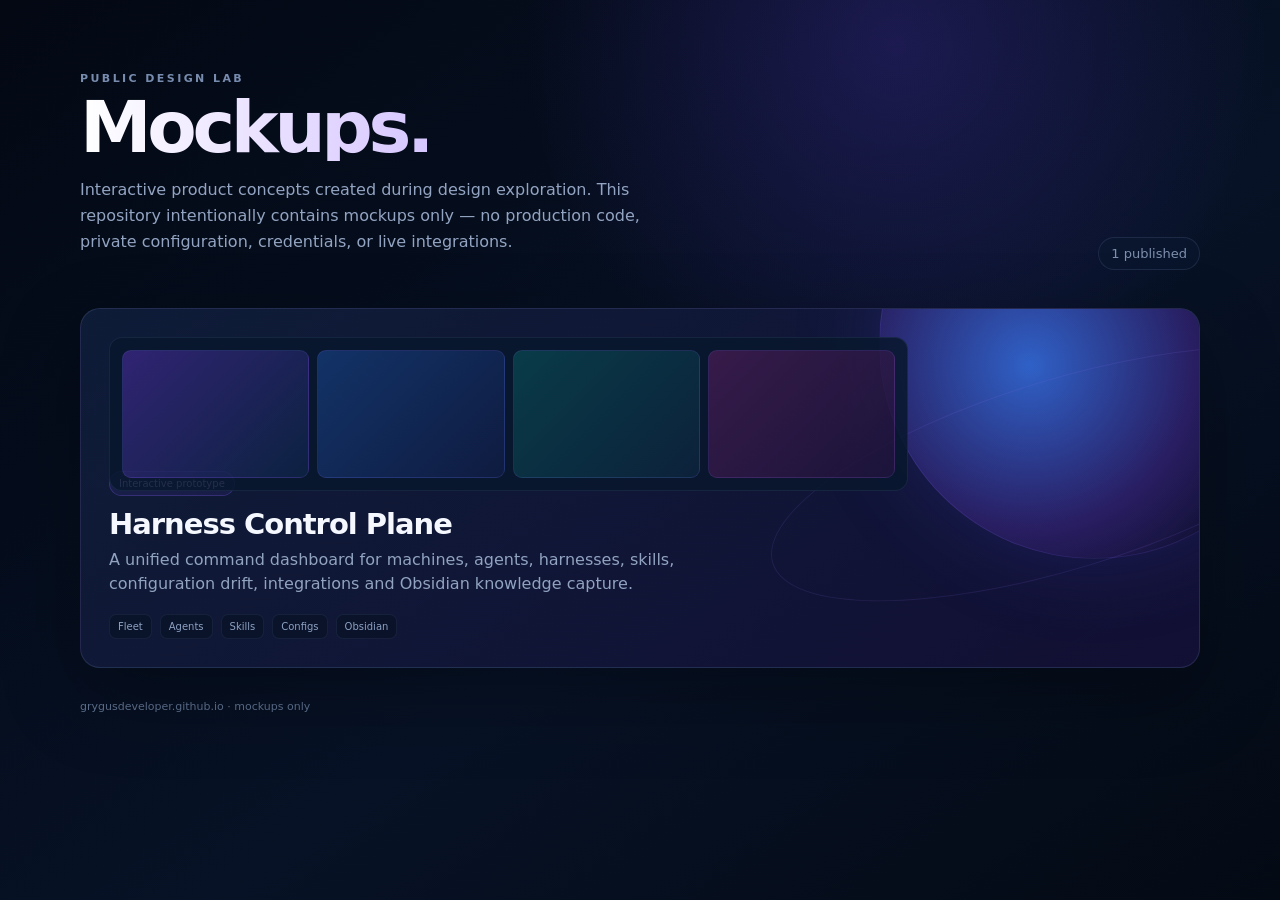
<file: index.html>
<!doctype html>
<html lang="en">
<head>
  <meta charset="utf-8">
  <meta name="viewport" content="width=device-width,initial-scale=1">
  <meta name="theme-color" content="#050b16">
  <title>Mockups</title>
  <style>
    :root{color-scheme:dark;font-family:Inter,ui-sans-serif,system-ui,-apple-system,BlinkMacSystemFont,"Segoe UI",sans-serif;background:#050b16;color:#f6f8ff}
    *{box-sizing:border-box}body{margin:0;min-height:100vh;background:radial-gradient(circle at 70% 5%,rgba(107,68,255,.22),transparent 30%),linear-gradient(145deg,#030813,#071226 58%,#040a14)}
    .wrap{width:min(1120px,calc(100% - 36px));margin:auto;padding:72px 0}.eyebrow{font-size:11px;letter-spacing:.22em;color:#788caf;font-weight:800}.hero{display:flex;justify-content:space-between;gap:30px;align-items:end;margin-bottom:38px}.hero h1{font-size:clamp(38px,7vw,72px);line-height:.95;letter-spacing:-.06em;margin:8px 0 14px;background:linear-gradient(90deg,#fff,#b89cff);-webkit-background-clip:text;color:transparent}.hero p{color:#93a4c2;max-width:610px;line-height:1.6}.count{font-size:13px;color:#7e90ae;border:1px solid rgba(126,151,198,.16);padding:8px 12px;border-radius:999px;background:rgba(10,24,47,.6)}
    .grid{display:grid;grid-template-columns:repeat(12,minmax(0,1fr));gap:16px}.card{grid-column:span 12;min-height:360px;position:relative;overflow:hidden;border:1px solid rgba(120,143,197,.18);border-radius:20px;background:linear-gradient(145deg,rgba(15,30,58,.92),rgba(20,16,55,.9));box-shadow:0 28px 80px rgba(0,0,0,.28);text-decoration:none;color:inherit;padding:28px;display:flex;flex-direction:column;justify-content:flex-end;transition:.2s ease}.card:hover{transform:translateY(-3px);border-color:rgba(142,107,255,.45)}.orb{position:absolute;width:430px;height:430px;border-radius:50%;right:-110px;top:-180px;background:radial-gradient(circle at 35% 55%,rgba(60,127,255,.72),rgba(103,61,215,.28) 45%,transparent 68%);border:1px solid rgba(128,110,255,.15);box-shadow:0 0 90px rgba(71,74,230,.2)}.rings{position:absolute;width:610px;height:190px;border:1px solid rgba(146,116,255,.12);border-radius:50%;right:-170px;top:70px;transform:rotate(-17deg)}.preview{position:absolute;left:28px;right:26%;top:28px;height:154px;border:1px solid rgba(113,139,190,.14);border-radius:13px;background:#08172d;padding:12px;display:grid;grid-template-columns:repeat(4,1fr);gap:8px;opacity:.85}.mini{border-radius:9px;background:linear-gradient(135deg,rgba(75,45,160,.7),rgba(13,40,75,.75));border:1px solid rgba(136,112,255,.18)}.mini:nth-child(2){background:linear-gradient(135deg,rgba(23,64,129,.8),rgba(18,31,72,.8))}.mini:nth-child(3){background:linear-gradient(135deg,rgba(9,77,82,.8),rgba(14,40,64,.8))}.mini:nth-child(4){background:linear-gradient(135deg,rgba(81,30,89,.75),rgba(35,20,62,.8))}.tag{display:inline-flex;width:max-content;padding:6px 9px;border-radius:999px;font-size:10px;color:#c8b7ff;border:1px solid rgba(138,99,255,.25);background:rgba(105,68,220,.11);margin-bottom:11px}.card h2{font-size:29px;margin:0 0 7px;letter-spacing:-.035em}.card p{margin:0;color:#91a3c0;max-width:630px;line-height:1.5}.meta{display:flex;gap:8px;flex-wrap:wrap;margin-top:18px}.meta span{font-size:10px;color:#8da1c2;padding:6px 8px;border-radius:7px;background:rgba(7,17,34,.55);border:1px solid rgba(105,130,180,.12)}footer{margin-top:32px;color:#617492;font-size:11px}
  </style>
</head>
<body>
  <main class="wrap">
    <header class="hero">
      <div><div class="eyebrow">PUBLIC DESIGN LAB</div><h1>Mockups.</h1><p>Interactive product concepts created during design exploration. This repository intentionally contains mockups only — no production code, private configuration, credentials, or live integrations.</p></div>
      <div class="count">1 published</div>
    </header>
    <section class="grid">
      <a class="card" href="./harness/">
        <div class="orb"></div><div class="rings"></div>
        <div class="preview"><div class="mini"></div><div class="mini"></div><div class="mini"></div><div class="mini"></div></div>
        <span class="tag">Interactive prototype</span>
        <h2>Harness Control Plane</h2>
        <p>A unified command dashboard for machines, agents, harnesses, skills, configuration drift, integrations and Obsidian knowledge capture.</p>
        <div class="meta"><span>Fleet</span><span>Agents</span><span>Skills</span><span>Configs</span><span>Obsidian</span></div>
      </a>
    </section>
    <footer>grygusdeveloper.github.io · mockups only</footer>
  </main>
</body>
</html>
</file>
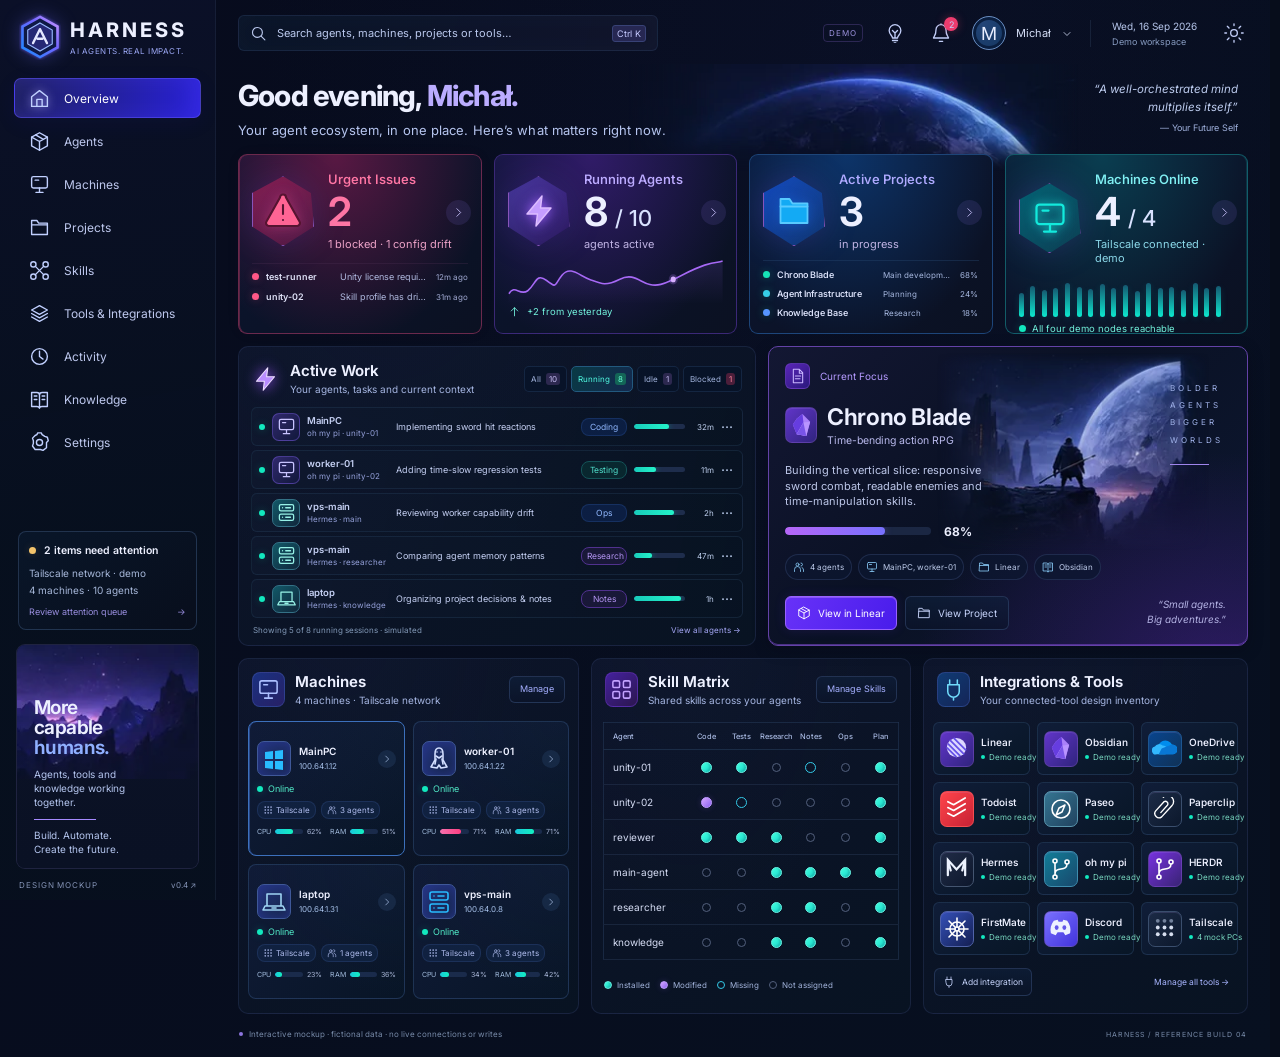
<file: harness/index.html>
<!doctype html>
<html lang="en">
<head>
  <meta charset="utf-8">
  <meta name="viewport" content="width=device-width, initial-scale=1">
  <meta name="theme-color" content="#070d1d">
  <meta name="description" content="An interactive Harness dashboard design mockup. All machines, agents, notes and operations are simulated.">
  <title>HARNESS · Your AI control plane</title>
  <link rel="preconnect" href="https://fonts.googleapis.com">
  <link rel="preconnect" href="https://fonts.gstatic.com" crossorigin>
  <link href="https://fonts.googleapis.com/css2?family=Inter:wght@400;450;500;550;600;650;700;750;800&display=swap" rel="stylesheet">
  <link rel="icon" href="./assets/mark.svg" type="image/svg+xml">
  <link rel="stylesheet" href="./styles.css?v=reference-3">
  <link rel="stylesheet" href="./ui-polish.css?v=scroll-4">
  <script src="./app.js?v=reference-3" defer></script>
  <script src="./ui-polish.js?v=scroll-4" defer></script>
</head>
<body>
  <a class="skip-link" href="#main">Skip to dashboard</a>
  <div id="symbols" aria-hidden="true"></div>
  <aside class="sidebar" id="sidebar" aria-label="Main navigation">
    <a class="brand" href="#overview" aria-label="Harness overview"><img src="./assets/mark.svg" alt="" width="42" height="46"><span><strong>HARNESS</strong><small>AI AGENTS. REAL IMPACT.</small></span></a>
    <nav id="navigation"></nav>
    <div class="sidebar-space"></div>
    <section class="system-summary" aria-label="Demo environment status">
      <strong><span class="led amber"></span>2 items need attention</strong>
      <p>Tailscale network · demo</p><p>4 machines · 10 agents</p><a href="#activity">Review attention queue <span>→</span></a>
    </section>
    <section class="manifesto">
      <div class="manifesto-art" role="img" aria-label="Violet mountains from the approved dashboard concept"></div>
      <div class="manifesto-copy"><h2>More<br>capable<br><span>humans.</span></h2><p>Agents, tools and<br>knowledge working<br>together.</p><div class="small-rule"></div><p>Build. Automate.<br>Create the future.</p></div>
    </section>
    <a class="demo-caption" href="../">DESIGN MOCKUP <span>v0.4 ↗</span></a>
  </aside>
  <div class="workspace">
    <header class="topbar">
      <button class="icon-button mobile-menu" id="menu-button" aria-label="Toggle navigation" aria-expanded="false"></button>
      <button class="search-trigger" id="search-trigger"><span id="search-icon"></span><span>Search agents, machines, projects or tools…</span><kbd>Ctrl K</kbd></button>
      <div class="topbar-right">
        <span class="demo-badge" title="All data is fictional. Nothing connects to your real harness.">DEMO</span>
        <button class="icon-button capture-trigger" id="capture-trigger" title="Capture an idea · Ctrl I" aria-label="Capture an idea"></button>
        <button class="icon-button notification-button" id="notifications" aria-label="2 items need attention"><span id="bell-icon"></span><span class="notification-count">2</span></button>
        <div class="user-profile"><span class="avatar">M</span><span>Michał</span><span id="profile-chevron"></span></div>
        <div class="date-block"><span>Wed, 16 Sep 2026</span><small>Demo workspace</small></div>
        <button class="icon-button atmosphere-button" id="atmosphere" aria-label="Reduce decorative glow" aria-pressed="false" title="Toggle ambient glow"></button>
      </div>
    </header>
    <main id="main" tabindex="-1"></main>
    <footer class="page-footer"><span class="led"></span>Interactive mockup · fictional data · no live connections or writes<span class="footer-right">HARNESS / REFERENCE BUILD 04</span></footer>
  </div>
  <dialog id="command-dialog" class="command-dialog" aria-labelledby="command-title">
    <div class="command-search"><span id="command-title" class="sr-only">Search your harness</span><input id="command-input" placeholder="Where do you want to go?" autocomplete="off" aria-label="Search views, agents, machines, skills and notes"><button class="key-button" data-close="command-dialog" aria-label="Close search">Esc</button></div>
    <div id="command-results" class="command-results"></div><div class="command-footer"><span>↑ ↓ to navigate</span><span>Enter to open</span><span>Ctrl I · capture idea</span></div>
  </dialog>
  <dialog id="detail-dialog" class="detail-dialog" aria-labelledby="detail-title"><div id="detail-content"></div></dialog>
  <dialog id="idea-dialog" class="idea-dialog" aria-labelledby="idea-heading">
    <form id="idea-form">
      <div class="dialog-heading"><div><span class="eyebrow">OBSIDIAN / QUICK CAPTURE</span><h2 id="idea-heading">Don’t lose the thought.</h2></div><button type="button" class="icon-button close-dialog" data-close="idea-dialog" aria-label="Close idea capture">×</button></div>
      <label>Title<input id="idea-title" maxlength="140" placeholder="A better way to…" required></label>
      <label>Your idea<textarea id="idea-body" rows="5" maxlength="6000" placeholder="Capture an idea, a decision, or a note for later." required></textarea></label>
      <label>Destination<select id="idea-target"><option value="new">New note in 00 Inbox</option><option value="combat">Append to Combat readability</option><option value="harness">Append to Control plane principles</option></select></label>
      <p class="demo-notice">Demo only. Your idea stays in this tab and disappears on reload. No Obsidian vault is connected.</p>
      <div class="dialog-actions"><button type="button" class="button" data-close="idea-dialog">Cancel</button><button type="submit" class="button primary">Add to demo notes <span>→</span></button></div>
    </form>
  </dialog>
  <div id="toast" role="status" aria-live="polite"></div>
  <noscript><p class="noscript">Enable JavaScript to explore this interactive, simulated dashboard.</p></noscript>
</body>
</html>
</file>
<file: harness/styles.css>
:root{color-scheme:dark;--bg:#070d1b;--panel:#0b1428;--text:#edf0ff;--muted:#a2aed0;--quiet:#7889ae;--line:#263256;--violet:#9674ff;--mint:#12e8be;--cyan:#1adbe1;--blue:#498aff;--red:#ff5887;--amber:#f3c36b;--font:Inter,"Segoe UI",system-ui,sans-serif;font-family:var(--font);font-size:12px;background:var(--bg);color:var(--text)}
*{box-sizing:border-box}body{margin:0;background:radial-gradient(ellipse at 68% 5%,#171b472b,transparent 50%),linear-gradient(130deg,#070b1d,#071020);min-width:360px}button,input,textarea,select{font:inherit}button,a,input,select,textarea{-webkit-tap-highlight-color:transparent}button{color:inherit;cursor:pointer}a{color:inherit;text-decoration:none}button{background:none;border:0}button:disabled{opacity:.45;cursor:not-allowed}button:focus-visible,a:focus-visible{outline:2px solid #bd9dff;outline-offset:3px}input,textarea,select:focus{outline:1px solid #9771ff;border-color:#9771ff}svg.icon{width:20px;height:20px;display:inline-block;vertical-align:middle;flex-shrink:0;fill:none;stroke:currentColor;stroke-width:1.6;stroke-linecap:round;stroke-linejoin:round}.sr-only{position:absolute;width:1px;height:1px;padding:0;overflow:hidden;clip:rect(0,0,0,0);white-space:nowrap}.skip-link{position:fixed;top:-70px;z-index:200;padding:12px;background:#5735da}.skip-link:focus{top:0}#symbols{height:0;position:absolute;overflow:hidden}h1,h2,h3,p{margin:0}button .icon{pointer-events:none}.led{display:inline-block;width:7px;height:7px;background:var(--mint);border-radius:50%;flex-shrink:0;box-shadow:0 0 9px #14eebc45}.led.amber{background:var(--amber);box-shadow:0 0 9px #f3c36b33}.led.red{background:var(--red);box-shadow:0 0 9px #ff588744}.led.idle{background:#8095bd;box-shadow:none}
/* The desktop composition follows the supplied 4:3 reference, not a generic admin template. */
.sidebar{width:216px;position:fixed;inset:0 auto 0 0;padding:18px 14px 12px;background:linear-gradient(170deg,#0b1028,#07101ef5 60%);border-right:1px solid #27334c68;display:flex;flex-direction:column;z-index:35;overflow:auto;scrollbar-width:thin}.brand{display:flex;align-items:center;gap:9px;margin:0 5px 28px;min-height:44px}.brand img{filter:drop-shadow(0 0 9px #6968ff55)}.brand strong{display:block;font-size:20px;letter-spacing:3px;font-weight:750}.brand small{display:block;font-size:8px;letter-spacing:.5px;color:#9ca8f5;margin-top:4px}.nav-link{height:43px;display:flex;align-items:center;gap:14px;border:1px solid transparent;border-radius:7px;margin-bottom:4px;padding:0 14px;color:#bec8ee;font-size:12px;white-space:nowrap;transition:background .15s}.nav-link .icon{width:21px;height:21px;stroke:#c1d0ff}.nav-link:hover{background:#222c542f}.nav-link.active{color:white;border-color:#6256ff8a;background:linear-gradient(105deg,#202264,#2921d8);box-shadow:inset -10px 0 18px #5945ff33,0 5px 22px #3021d512}.nav-link.active .icon{filter:drop-shadow(0 0 4px #ada6ff)}.sidebar-space{flex:1;min-height:24px}.system-summary{border:1px solid #304767a1;border-radius:8px;padding:15px 12px 11px;background:linear-gradient(140deg,#091629,#080e1c);margin:0 4px 22px}.system-summary strong{display:flex;align-items:center;gap:8px;font-size:10.5px;font-weight:600;margin-bottom:10px}.system-summary p{font-size:10px;color:#a6b7d9;margin:5px 0}.system-summary a{font-size:9px;display:flex;justify-content:space-between;color:#998edf;margin-top:10px}.manifesto{position:relative;margin:0 2px;min-height:295px;height:clamp(295px,32vh,346px);flex-shrink:0;border:1px solid #3033588a;border-radius:9px;overflow:hidden;background:#0b1226}.manifesto-art{position:absolute;inset:0;background:linear-gradient(0deg,#0a1124 0%,#0a1124b0 26%,transparent 55%),url('./assets/mountains.webp') top center/100% auto no-repeat}.manifesto-copy{position:absolute;left:17px;right:12px;bottom:15px}.manifesto h2{font-size:21px;font-weight:650;line-height:1.06;letter-spacing:-.6px}.manifesto h2 span{color:#90b0ff}.manifesto p{font-size:11px;line-height:1.4;color:#b4c5ee;margin-top:13px}.manifesto .small-rule{height:1px;width:62px;background:#a68aff;margin:15px 0 10px}.manifesto .small-rule+p{margin-top:0;font-size:10px}.demo-caption{font-size:8px;letter-spacing:.9px;color:#8392b5;display:flex;justify-content:space-between;padding:11px 5px 0}.demo-caption span{letter-spacing:0}
.workspace{margin-left:216px;padding:0 22px 0;min-height:100vh;position:relative}.topbar{height:66px;position:relative;z-index:20;display:flex;align-items:center;justify-content:space-between;gap:16px}.search-trigger{width:420px;height:36px;display:flex;align-items:center;gap:10px;color:#bac8ed;text-align:left;padding:0 11px;border:1px solid #2c406563;border-radius:6px;background:linear-gradient(105deg,#0c172bd9,#11152c);box-shadow:inset 0 0 20px #203d5517}.search-trigger>span:nth-child(2){flex:1;white-space:nowrap;overflow:hidden;text-overflow:ellipsis;font-size:11px}.search-trigger .icon{width:17px;height:17px}.search-trigger kbd{font-family:var(--font);font-size:9px;background:#262752;border:1px solid #384276;padding:2px 4px;white-space:nowrap;border-radius:3px;color:#c5c9ff}.topbar-right{display:flex;align-items:center;gap:17px}.icon-button{display:inline-flex;align-items:center;justify-content:center;width:29px;height:32px;border-radius:6px;color:#c2cef8;padding:0}.icon-button:hover{background:#27345b88}.icon-button .icon{width:20px;height:20px}.demo-badge{color:#9a90db;border:1px solid #5341877a;padding:3px 5px;border-radius:4px;font-size:8px;letter-spacing:1px}.notification-button{position:relative}.notification-count{position:absolute;right:-3px;top:0;background:#ee3c6e;width:14px;height:14px;display:grid;place-items:center;border-radius:50%;font-size:9px;box-shadow:0 0 10px #e5416660}.user-profile{display:flex;align-items:center;gap:10px;color:#d5def6;font-size:11px}.user-profile .icon{width:12px;height:12px}.avatar{display:grid;place-items:center;width:34px;height:34px;border-radius:50%;background:radial-gradient(circle at 30% 20%,#234578,#143660);border:1px solid #688bbe;color:#e7edff;font-size:18px;box-shadow:inset 0 0 0 3px #0a1e3f}.date-block{border-left:1px solid #2c3e5a66;padding-left:21px;display:grid;gap:4px;font-size:10px;color:#b7c7ec}.date-block small{font-size:9px;color:#869abf}.atmosphere-button{margin-left:5px}.mobile-menu{display:none}
.hero{height:88px;display:flex;align-items:flex-start;justify-content:space-between;position:relative;isolation:isolate;padding-top:13px}.hero::before{content:"";position:absolute;z-index:-1;right:170px;top:-2px;width:450px;height:107px;background:url('./assets/planet.webp') center/100% 100% no-repeat;mask-image:linear-gradient(0deg,transparent,#000 30%),linear-gradient(90deg,transparent,#000 20%,#000 90%,transparent);mask-composite:intersect;opacity:.95}.hero h1{font-size:29px;font-weight:750;letter-spacing:-.8px;line-height:1.2}.hero h1 span{color:#bbadff}.hero p{font-size:13px;color:#b6c5ef;letter-spacing:.1px;margin-top:8px}.hero blockquote{font-style:italic;font-size:11.5px;line-height:1.6;text-align:right;margin:1px 10px 0;color:#bdccef}.hero blockquote small{font-size:9px;display:block;font-style:normal;margin-top:4px;color:#9fb0dc}
.metrics{display:grid;grid-template-columns:repeat(4,minmax(0,1fr));gap:12px;margin-bottom:12px}.metric{height:180px;border:1px solid var(--line);border-radius:9px;position:relative;overflow:hidden;padding:16px 13px 11px;isolation:isolate;background:linear-gradient(140deg,#0b1530,#0b1122)}.metric::after{content:"";pointer-events:none;position:absolute;inset:0;z-index:-1;background:radial-gradient(ellipse at 40% 0%,var(--aura),transparent 76%);opacity:.52}.metric.red{--aura:#a01c57;border-color:#98335caf;box-shadow:inset 1px 0 0 #e7467455,0 0 15px #9d20410a}.metric.purple{--aura:#53229e;border-color:#53339eab}.metric.blue{--aura:#0e51a0;border-color:#255d9fad}.metric.teal{--aura:#096471;border-color:#15818aab;box-shadow:inset -1px 0 0 #16a8a633}.metric-top{display:flex;align-items:center;gap:14px}.metric-emblem{display:grid;place-items:center;width:62px;height:70px;flex-shrink:0;position:relative;color:var(--violet);filter:drop-shadow(0 0 13px #7545ff35)}.metric-emblem::before{content:"";position:absolute;inset:0;clip-path:polygon(50% 0,95% 24%,100% 72%,50% 100%,0 72%,0 24%);background:linear-gradient(135deg,#785dfd6b,#32186885);border:1px solid #8754ba}.metric-emblem .icon{position:relative;width:36px;height:36px;stroke-width:1.5;filter:drop-shadow(0 0 5px currentColor)}.metric.red .metric-emblem{color:#ff6798}.metric.red .metric-emblem::before{background:linear-gradient(135deg,#b220599e,#681c4785)}.metric.blue .metric-emblem{color:#45bfff}.metric.blue .metric-emblem::before{background:linear-gradient(135deg,#144bbe,#0c438689)}.metric.teal .metric-emblem{color:#13eadc}.metric.teal .metric-emblem::before{background:linear-gradient(135deg,#046273,#07515c89)}.metric-label{font-size:12px;font-weight:550;color:#bcabff;white-space:nowrap}.metric.red .metric-label,.metric.red .metric-value{color:#ff76a4}.metric.blue .metric-label{color:#afaaff}.metric.teal .metric-label{color:#80f0f3}.metric-value{font-size:40px;letter-spacing:-.8px;line-height:1.16;font-weight:650;margin:2px 0}.metric-value small{font-size:22px;letter-spacing:0;font-weight:500;color:#d9e2ff}.metric-description{font-size:10.5px;color:#c0b4e4}.metric.red .metric-description{color:#eca2c7}.metric.teal .metric-description{color:#8bd8e9}.metric-open{position:absolute;right:10px;top:45px;width:25px;height:25px;display:grid;place-items:center;border-radius:50%;background:#7160c02b;color:#c8c1fb}.metric-open .icon{width:13px;height:13px}.metric-open:hover{background:#7160c069}.metric-details{border-top:1px solid #4c30544d;margin-top:12px;padding-top:7px;display:grid;gap:9px}.metric-details button{display:grid;grid-template-columns:7px 67px 1fr auto;gap:7px;align-items:center;padding:0;text-align:left;font-size:8px;color:#b0b9df;white-space:nowrap}.metric-details button strong{font-size:8.5px;font-weight:600;color:#dfe1f7}.metric-details button>span:not(.led){overflow:hidden;text-overflow:ellipsis}.metric-details time{color:#a3abd4;font-size:8px}.metric-projects{margin-top:9px;display:grid;gap:8px;border-top:1px solid #27486f66;padding-top:8px}.metric-projects button{display:grid;grid-template-columns:8px minmax(65px,1.4fr) minmax(50px,1fr) auto;align-items:center;gap:6px;padding:0;text-align:left;font-size:8px;color:#a7b8e0}.metric-projects strong{font-size:9px;white-space:nowrap;overflow:hidden;text-overflow:ellipsis;color:#e1e7ff;font-weight:550}.metric-projects span:nth-child(3){overflow:hidden;text-overflow:ellipsis;white-space:nowrap}.agent-spark{width:100%;height:44px;display:block;margin-top:9px;overflow:visible}.metric-foot{display:flex;align-items:center;gap:6px;color:#72f2dc;font-size:9.5px;margin-top:1px}.metric-foot .icon{width:13px;height:13px}.equalizer{height:47px;display:flex;align-items:flex-end;justify-content:space-between;margin:5px 13px 6px 0;gap:6px}.equalizer i{width:5px;min-width:3px;display:block;border-radius:3px;background:linear-gradient(#155870,#0de9cf);box-shadow:0 2px 7px #20e4dd20}
.middle-grid{display:grid;grid-template-columns:1.08fr 1fr;gap:12px;margin-bottom:12px}.lower-grid{display:grid;grid-template-columns:1.07fr 1fr 1.02fr;gap:12px}.panel{background:radial-gradient(ellipse at 30% -20%,#202f501c,transparent 60%),linear-gradient(150deg,#0d142a,#081322);border:1px solid #29365a7a;border-radius:10px;min-width:0;overflow:hidden}.panel-head{display:flex;align-items:center;justify-content:space-between;gap:8px;padding:13px 13px 10px;min-height:58px}.panel-title{display:flex;align-items:center;gap:10px;min-width:0}.panel-title h2{font-size:14px;font-weight:650;line-height:1.2;white-space:nowrap}.panel-title p{color:#a5b5e1;font-size:10px;line-height:1.3;margin-top:3px}.panel-title .title-glyph{width:33px;height:35px;display:grid;place-items:center;border:1px solid #455bae6e;border-radius:8px;background:linear-gradient(140deg,#1a3180,#272066);flex-shrink:0;color:#acbeff}.title-glyph .icon{width:23px;height:23px}.title-glyph.purple{background:linear-gradient(140deg,#44219d,#2b164f);border-color:#6d39c67a;color:#c2a1ff}.title-glyph.teal{background:linear-gradient(140deg,#103b74,#142557);color:#70dafa}.panel-title .bolt-glyph{width:28px;height:34px;color:#d9bcff;filter:drop-shadow(0 0 7px #9a54ff)}.bolt-glyph .icon{width:27px;height:34px;fill:#b98cff;stroke:#ede0ff;stroke-width:1}.button{display:inline-flex;align-items:center;justify-content:center;gap:7px;border:1px solid #31466d9c;background:linear-gradient(#10223e99,#0b142aa1);border-radius:6px;padding:8px 11px;line-height:1.2;font-size:10px;color:#c7d4fb;white-space:nowrap;transition:border-color .15s,background .15s}.button:hover{border-color:#8271d9;background:#1a254c}.button .icon{width:14px;height:14px}.button.small{font-size:9px;padding:7px 10px;color:#a5afff}.button.primary{color:#fff;background:linear-gradient(115deg,#6832f8,#491ceb);border:1px solid #9962ff;box-shadow:inset 0 1px 0 #c392ff66,0 0 12px #6c30ff24}.button.primary:hover{background:linear-gradient(115deg,#8a51ff,#602eee)}.button.text{border:0;background:transparent;color:#a8b5ff;padding:7px 2px}.work-panel,.focus-panel{height:300px}.work-panel .panel-head{min-height:60px}.filter-pills{display:flex;gap:4px;flex-shrink:0}.filter-pills button{display:flex;align-items:center;gap:5px;padding:6px;border:1px solid #2038588c;border-radius:5px;background:#0713288c;color:#a3b4dd;font-size:8px}.filter-pills button span{background:#2c284f;border-radius:3px;padding:1px 3px;font-size:8px;color:#c7bef5}.filter-pills button.active{background:linear-gradient(120deg,#093a45,#14294e);border-color:#22597e;color:#51ffe5}.filter-pills button.active span{background:#136657;color:#6affd7}.filter-pills .blocked-count{color:#ff879f;background:#4c1e3a}.work-rows{padding:0 12px;display:grid;gap:4px}.work-row{display:grid;grid-template-columns:6px 28px 82px minmax(60px,1fr) 46px 51px 22px 14px;gap:7px;align-items:center;min-height:39px;border:1px solid #243c5966;border-radius:6px;padding:6px 7px;background:linear-gradient(100deg,#101a30aa,#081322cc);text-align:left;width:100%;color:#c5d0f3}.work-row:hover{background:#172346;border-color:#495587}.work-row>.led{width:6px;height:6px}.agent-icon{display:grid;place-items:center;width:28px;height:28px;border:1px solid #7359d580;background:linear-gradient(135deg,#30296d,#11183b);border-radius:7px;color:#c8c3ff}.agent-icon.teal{background:linear-gradient(135deg,#125968,#10263b);border-color:#347186;color:#97f1e6}.agent-icon .icon{width:19px;height:19px}.work-name strong{display:block;font-size:9px;line-height:1.2;font-weight:600}.work-name small{display:block;font-size:8px;color:#94a0d9;margin-top:2px}.work-task{font-size:8.5px;white-space:nowrap;overflow:hidden;text-overflow:ellipsis}.work-type{font-size:8px;border:1px solid #274a8d68;color:#91b8ff;background:#102b6577;border-radius:8px;padding:3px 5px;text-align:center}.work-type.testing{color:#51decc;border-color:#145358;background:#07504455}.work-type.research,.work-type.notes{color:#b394f2;border-color:#50318e;background:#36215e55}.work-progress{height:5px;background:#1e2d4c;border-radius:4px;overflow:hidden}.work-progress i{display:block;height:100%;border-radius:4px;background:linear-gradient(90deg,#18cbba,#24f3c9);box-shadow:0 0 6px #00eabc77}.work-row time{font-size:8px;color:#bfd0ee;text-align:right}.work-row .row-more{font-size:14px;color:#b7c9e8}.work-footer{height:23px;display:flex;align-items:center;justify-content:space-between;padding:0 14px;font-size:8px;color:#8299b7}.work-footer button{font-size:8px;color:#a6a8f7;padding:0}
.focus-panel{position:relative;isolation:isolate;background:linear-gradient(135deg,#131733,#0a1124 45%,#0d1832);border-color:#6342a7;box-shadow:inset 0 -1px 0 #9456ed77,0 4px 15px #06071344;padding:16px}.focus-panel::after{position:absolute;content:"";z-index:-1;inset:0;background:radial-gradient(ellipse at 95% 110%,#6b20c055,transparent 48%);pointer-events:none}.focus-art{position:absolute;right:49px;top:0;width:60%;height:95%;z-index:-1;object-fit:cover;object-position:center;mask-image:linear-gradient(90deg,transparent,#000 22%,#000 90%,transparent),linear-gradient(0deg,transparent,#000 30%,#000 93%,transparent);mask-composite:intersect;opacity:.94}.focus-kicker{display:flex;gap:10px;align-items:center;font-size:10px;color:#b59bff;margin-bottom:14px}.focus-kicker>.mini-icon{width:25px;height:26px;border-radius:6px;background:linear-gradient(140deg,#5a25b7,#2a197d);display:grid;place-items:center;color:#c9b6ff;border:1px solid #784ac679}.focus-kicker .icon{width:16px;height:16px}.focus-name{display:flex;align-items:center;gap:10px}.focus-name .app-logo{width:32px;height:36px}.focus-name h2{font-size:23px;letter-spacing:-.4px;font-weight:650}.focus-name p{font-size:10.5px;color:#b9b9ec;margin-top:3px}.focus-copy{width:51%;font-size:11px;line-height:1.42;color:#bdc7e9;margin-top:16px;min-height:46px}.focus-progress{display:flex;align-items:center;gap:13px;width:42%;margin-top:14px}.focus-progress .track{height:8px;flex:1;background:#1b2743;border-radius:8px;overflow:hidden}.focus-progress .track i{width:68%;height:100%;display:block;border-radius:8px;background:linear-gradient(90deg,#b666f7,#7771ff);box-shadow:0 0 9px #a35bff55}.focus-progress strong{font-size:12px}.focus-chips{display:flex;align-items:center;gap:6px;margin-top:15px;flex-wrap:wrap}.focus-chips button{display:flex;align-items:center;gap:5px;color:#becceb;font-size:8px;line-height:1;padding:6px 7px;border:1px solid #33436b80;border-radius:16px;background:#0c1730bf}.focus-chips .icon{width:12px;height:12px;color:#8ccffc}.focus-actions{display:flex;gap:8px;margin-top:16px}.focus-actions .button{font-size:10px;padding:9px 11px}.focus-vertical{position:absolute;right:24px;top:33px;font-size:8px;line-height:2.15;letter-spacing:3px;color:#a0b2e9;text-align:left}.focus-vertical::after{content:"";display:block;width:39px;height:1px;background:#9f85ec;margin-top:15px}.focus-quote{position:absolute;right:21px;bottom:19px;text-align:right;font-style:italic;font-size:10px;line-height:1.45;color:#b3b2e3}
.lower-grid>.panel{height:356px}.machine-minis{display:grid;grid-template-columns:repeat(2,minmax(0,1fr));gap:8px;padding:4px 9px 10px}.machine-mini{border:1px solid #2c466f99;border-radius:8px;background:radial-gradient(ellipse at 95% 0%,#21375c1f,transparent 70%),linear-gradient(130deg,#101b37,#081526);padding:8px;min-width:0;height:135px;text-align:left;position:relative}.machine-mini:first-child{border-color:#3c70bc;box-shadow:inset 1px 0 0 #4778e179}.machine-mini:hover{border-color:#8f79d9}.machine-mini-header{display:flex;gap:8px;align-items:center;min-width:0}.os-icon{width:34px;height:35px;background:linear-gradient(135deg,#24357e,#132343);border:1px solid #3f5899;border-radius:7px;display:grid;place-items:center;color:#28bcff;flex-shrink:0;box-shadow:inset 0 0 12px #27358a}.os-icon .icon{width:24px;height:24px}.os-icon.linux{color:#d2deff}.os-icon.laptop{color:#9fd4f3}.machine-mini h3{font-size:10px;font-weight:600;white-space:nowrap}.machine-mini .address{font-size:8px;color:#a5bfe8;line-height:1.4;margin-top:3px}.circle-chevron{margin-left:auto;width:18px;height:18px;border-radius:50%;display:grid;place-items:center;background:#21385a80;color:#b9cdf5;flex-shrink:0}.circle-chevron .icon{width:10px;height:10px}.online-label{display:flex;align-items:center;gap:5px;font-size:9px;color:#50e9c6;margin:7px 0}.online-label .led{width:6px;height:6px}.machine-tags{display:flex;gap:5px;white-space:nowrap}.machine-tags span{display:flex;align-items:center;gap:3px;padding:3px 5px;border-radius:8px;background:#14294d90;border:1px solid #2942747a;font-size:8px;color:#b0bdee}.machine-tags .icon{width:10px;height:10px}.machine-meters{display:grid;grid-template-columns:1fr 1fr;gap:8px;margin-top:8px}.micro-meter{display:flex;align-items:center;gap:4px;font-size:7px;color:#a0badb;white-space:nowrap}.micro-track{height:5px;flex:1;min-width:12px;background:#1a2b4b;border-radius:6px;overflow:hidden}.micro-track i{display:block;height:100%;border-radius:6px;background:linear-gradient(90deg,#19c7dc,#13f0c0)}.micro-track i.hot{background:linear-gradient(90deg,#f571ae,#fd3e81)}.micro-meter small{font-size:7px;color:#a9b7d8}
.skill-mini-wrap{padding:5px 11px 0}.skill-mini{border-collapse:collapse;width:100%;table-layout:fixed;border:1px solid #223553a1;border-radius:6px}.skill-mini th{height:27px;font-size:7.5px;color:#b1c2ec;font-weight:450;border-bottom:1px solid #29416085}.skill-mini th:first-child{width:85px;text-align:left;padding-left:9px}.skill-mini td{height:35px;text-align:center;border-bottom:1px solid #25334f8c;font-size:9px}.skill-mini td:first-child{text-align:left;padding-left:9px;color:#d5dcf3}.skill-mini td button{display:inline-grid;place-items:center;width:25px;height:27px;padding:0;border-radius:4px}.skill-mini td button:hover{background:#56649444}.skill-dot{display:inline-block;width:11px;height:11px;border-radius:50%;box-shadow:inset -2px -1px 2px #0002;background:linear-gradient(135deg,#43ffdc,#15d6cd);border:1px solid #66ecdf}.skill-dot.modified{background:linear-gradient(135deg,#d8a6ff,#8962ef);border-color:#bb98fd;box-shadow:0 0 6px #9e67ff33}.skill-dot.missing{background:transparent;border-color:#34cae8;box-shadow:none}.skill-dot.unassigned{background:transparent;border-color:#53607d;box-shadow:none;width:9px;height:9px}.skill-mini-legend{display:flex;gap:10px;flex-wrap:wrap;padding:20px 12px 0;color:#a4b5dd;font-size:8px}.skill-mini-legend span{display:flex;gap:5px;align-items:center}.skill-mini-legend .skill-dot{width:8px;height:8px}.tools-mini{display:grid;grid-template-columns:repeat(3,minmax(0,1fr));gap:7px;padding:5px 9px 0}.tool-mini{display:flex;align-items:center;gap:7px;padding:6px;border-radius:6px;border:1px solid #2a426383;background:linear-gradient(145deg,#101d38,#081626);height:53px;min-width:0;text-align:left}.tool-mini:hover{border-color:#8d65d2;background:#15233f}.app-logo{width:34px;height:36px;border-radius:7px;display:grid;place-items:center;flex-shrink:0;border:1px solid #674d9b7d;box-shadow:inset 0 1px 0 #c4a1ff24;background:linear-gradient(135deg,#6135c9,#30247e);color:white}.app-logo svg{width:25px;height:25px}.app-logo svg.icon{width:24px;height:24px}.app-logo.onedrive{background:linear-gradient(135deg,#08458f,#103257);border-color:#1d5590}.app-logo.todoist{background:linear-gradient(135deg,#ff444a,#c72235);border-color:#ff686070}.app-logo.hermes{background:linear-gradient(135deg,#202c47,#0d172c);border-color:#445570}.app-logo.omp{background:linear-gradient(135deg,#127d98,#18486c);border-color:#3d8dae}.app-logo.herdr{background:linear-gradient(135deg,#7732df,#392375)}.app-logo.discord{background:linear-gradient(135deg,#7970ff,#4234dc)}.app-logo.firstmate{background:linear-gradient(135deg,#3450b7,#141f53);border-color:#5063a9}.app-logo.paperclip,.app-logo.tailscale{background:linear-gradient(135deg,#1c2b46,#0c182c);border-color:#3a4e6d}.app-logo.paseo{background:linear-gradient(135deg,#357591,#214360);border-color:#5996ae}.tool-mini strong{display:block;font-size:9px;font-weight:550;white-space:nowrap}.tool-mini small{display:flex;align-items:center;gap:4px;font-size:7.5px;color:#77d5be;margin-top:4px;white-space:nowrap}.tool-mini .led{width:4px;height:4px;box-shadow:none}.tool-mini>span:last-child{min-width:0}.tools-footer{display:flex;justify-content:space-between;padding:13px 10px 0;gap:8px}.tools-footer .button{font-size:8.5px;padding:7px 8px}.tools-footer .button .icon{width:12px;height:12px}.page-footer{display:flex;align-items:center;gap:6px;color:#788ba9;font-size:8px;padding:15px 1px 18px}.page-footer .led{width:4px;height:4px;background:#8d75e0;box-shadow:none}.footer-right{margin-left:auto;font-size:7px;letter-spacing:1px}
/* Secondary screens keep the same visual system; all controls remain local simulations. */
.page-heading{min-height:112px;display:flex;align-items:center;justify-content:space-between;gap:20px}.eyebrow{font-size:9px;color:#b39af2;letter-spacing:1.8px;font-weight:600}.page-heading h1{font-size:30px;margin-top:7px;letter-spacing:-.7px}.page-heading p{font-size:12px;color:#a3b6dc;margin-top:7px}.page-actions{display:flex;gap:8px}.content-grid{display:grid;grid-template-columns:1.6fr 1fr;gap:16px}.full-panel{padding:18px}.full-panel h2{font-size:17px}.full-panel p{color:#a4b4d6;line-height:1.6}.fleet-grid{display:grid;grid-template-columns:repeat(2,minmax(0,1fr));gap:16px}.fleet-card{padding:20px}.fleet-card .machine-mini-header{margin-bottom:16px}.fleet-card .machine-mini-header h3{font-size:17px}.fleet-card .address{margin-top:5px;color:#97a8c9;font-size:11px}.fleet-card .os-icon{width:45px;height:46px}.fleet-card .machine-meters{margin-top:20px}.fleet-card .micro-meter{font-size:10px}.fleet-card .micro-meter small{font-size:10px}.fleet-card .micro-track{height:7px}.card-actions{margin-top:20px;display:flex;gap:8px;flex-wrap:wrap}.fleet-info{display:flex;justify-content:space-between;gap:8px;margin:14px 0;font-size:11px;color:#a5b8d8}.table-scroll{overflow:auto}.data-table{width:100%;border-collapse:collapse;text-align:left;white-space:nowrap}.data-table th{font-size:9px;font-weight:550;color:#9aa9ca;padding:14px 16px;border-bottom:1px solid #283957;background:#0a1428}.data-table td{font-size:11px;color:#bfcee9;padding:15px 16px;border-bottom:1px solid #24314b}.data-table td:first-child{font-weight:600;color:#eff1fc}.data-table td .button{font-size:9px}.state-pill{display:inline-flex;align-items:center;gap:6px;padding:4px 7px;border:1px solid #1e6a5969;border-radius:12px;color:#71e8c3;font-size:9px;background:#13493838}.state-pill.idle{color:#aabbde;background:#26324966;border-color:#58658570}.state-pill.blocked{color:#ff95b0;background:#8f20472a;border-color:#b4476566}.page-toolbar{display:flex;justify-content:space-between;align-items:center;gap:12px;margin:0 0 16px}.filter-input{height:37px;width:280px;max-width:100%;border:1px solid #34435c;border-radius:7px;background:#0c1529;color:#e5edff;padding:0 12px}.project-cards{display:grid;grid-template-columns:repeat(3,minmax(0,1fr));gap:15px}.project-card{padding:23px;position:relative;overflow:hidden;isolation:isolate;min-height:260px}.project-card:first-child::before{content:"";position:absolute;inset:0;z-index:-1;opacity:.2;background:url('./assets/focus.webp') right center/auto 100% no-repeat}.project-card h2{font-size:23px;margin-top:10px}.project-card p{font-size:12px;line-height:1.7;color:#acbadd;margin:14px 0}.project-card .track{height:6px;overflow:hidden;background:#283758;border-radius:4px}.project-card .track i{height:100%;display:block;background:linear-gradient(90deg,#b05fff,#686aff)}.project-card small{display:block;color:#bfacd9;margin-top:8px}.skill-full{width:100%;border-collapse:collapse}.skill-full th,.skill-full td{border-bottom:1px solid #25324c;padding:14px 10px;text-align:center;font-size:10px}.skill-full th{font-size:9px;color:#a8b8de;white-space:nowrap}.skill-full th:first-child,.skill-full td:first-child{text-align:left;padding-left:17px;min-width:145px}.skill-full td:first-child strong{font-size:11px;display:block}.skill-full td:first-child small{font-size:9px;color:#98a3c7;display:block;margin-top:3px}.skill-full td button{padding:8px;border-radius:5px}.skill-full td button:hover{background:#21344d}.skills-explainer{padding:15px;color:#9eb1d4;font-size:11px;line-height:1.6}.integration-cards{display:grid;grid-template-columns:repeat(3,minmax(0,1fr));gap:14px}.integration-card{padding:18px}.integration-head{display:flex;gap:12px;align-items:center}.integration-card h2{font-size:15px}.integration-card p{font-size:11px;color:#a2b5d8;line-height:1.6;margin:14px 0 10px}.integration-card small{color:#a88bf0;font-size:10px}.integration-card .card-actions{margin-top:13px}.notes-grid{display:grid;grid-template-columns:1.55fr 1fr;gap:16px}.note-tabs{display:flex;gap:5px}.note-tabs button{padding:7px 10px;color:#adbddd;border-radius:5px;font-size:10px}.note-tabs button.active{background:#4831836e;color:#ceb8ff;border:1px solid #7153a778}.note-list{padding:0 15px 15px}.note-card{border-top:1px solid #263658;display:flex;align-items:center;gap:14px;padding:15px 0}.note-open{text-align:left;padding:0;flex:1;min-width:0}.note-open strong{font-size:13px;color:#e1e7fc;display:block;font-weight:550}.note-open p{font-size:11px;line-height:1.65;color:#acbddb;margin-top:6px}.note-open small{font-size:9px;color:#92a2c3;display:block;margin-top:8px}.pin-button{font-size:19px;color:#7d8aa9;padding:6px}.pin-button.pinned{color:#b692ff}.pinned-list{padding:0 15px 14px}.pinned-row{display:flex;gap:10px;align-items:center;text-align:left;padding:13px 0;border-top:1px solid #273656;width:100%;font-size:11px;color:#c4cbf5}.pinned-row .icon{width:15px;height:15px;color:#b49cfc}.capture-card{padding:21px;margin-top:16px;background:radial-gradient(ellipse at 100% 0%,#633ab63a,transparent 80%),#0e182d}.capture-card h2{font-size:18px;margin:10px 0}.capture-card p{font-size:11px;color:#a9b5d4;line-height:1.6;margin:8px 0 17px}.capture-card .button{width:100%}.activity-list{padding:5px 18px 18px}.event-row{display:grid;grid-template-columns:28px 1fr 100px;gap:14px;padding:18px 0;border-bottom:1px solid #263451}.event-row h3{font-size:12px;font-weight:550}.event-row p{font-size:11px;color:#a4b7d8;line-height:1.55;margin-top:5px}.event-row time{font-size:10px;color:#91a2c6;text-align:right}.event-row .icon{color:#a997e5}.compare-layout{display:grid;grid-template-columns:230px 1fr;gap:16px}.compare-selectors{padding:20px;align-self:start}.compare-selectors h2{font-size:16px;margin-bottom:20px}.compare-selectors label{display:block;font-size:11px;color:#adbede;margin:16px 0}.compare-selectors select{width:100%;height:38px;margin-top:8px;background:#091428;border:1px solid #34465e;color:#c8d6f4;border-radius:6px;padding:5px}.compare-selectors .button{width:100%;margin:8px 0}.compare-table td.diff-value{color:#ffb0c7;background:#571a432b}.compare-table td.same-value{color:#b7c5e5}.demo-notice{font-size:10px!important;line-height:1.6;color:#a59abd!important;border:1px solid #4d3b725e;border-radius:7px;background:#32244830;padding:10px 12px}.empty-state{padding:24px;text-align:center;color:#8fa2bf}
/* Search, inspectors and explicit demo-only edits. */
dialog{border:1px solid #63528a;border-radius:13px;background:linear-gradient(145deg,#131d37,#0c1429);color:#e9edff;box-shadow:0 30px 150px #000b;max-height:85vh;overflow:auto}dialog::backdrop{background:#020611bd;backdrop-filter:blur(7px)}.command-dialog{width:min(610px,calc(100vw - 30px));padding:0;margin-top:min(20vh,170px)}.command-search{display:flex;align-items:center;gap:10px;border-bottom:1px solid #3d4161;padding:15px 18px}.command-search input{flex:1;background:none;color:#eeeaff;font-size:16px;border:0;min-width:0;outline:0}.key-button{font-size:10px;padding:4px 7px;border:1px solid #54607c;border-radius:5px;color:#adbfdd}.command-results{max-height:390px;overflow:auto;padding:8px}.command-result{display:flex;align-items:center;gap:12px;text-align:left;width:100%;padding:11px 12px;border-radius:7px;font-size:12px}.command-result .icon{color:#b7a7ed;width:18px;height:18px}.command-result small{margin-left:auto;color:#97a8c9;font-size:10px}.command-result.active{background:#4b338c66}.command-footer{border-top:1px solid #384560;padding:12px 18px;color:#a4b2cd;font-size:9px;display:flex;justify-content:space-between}.detail-dialog{width:min(650px,calc(100vw - 28px));padding:23px}.dialog-heading{display:flex;justify-content:space-between;align-items:flex-start;gap:15px;margin-bottom:18px}.dialog-heading h2{font-size:24px;line-height:1.25;letter-spacing:-.4px;margin-top:8px}.dialog-heading .close-dialog{font-size:24px;flex-shrink:0}.dialog-body{font-size:12px;line-height:1.75;color:#b6c6e5}.dialog-body p{margin-bottom:12px}.dialog-body .detail-grid{display:grid;grid-template-columns:1fr 1fr;gap:1px;background:#30405b88;border:1px solid #30405b88;border-radius:8px;overflow:hidden;margin:18px 0}.detail-grid>div{background:#101b31;padding:13px}.detail-grid span{display:block;font-size:10px;color:#9aa5ca}.detail-grid strong{display:block;font-size:12px;margin-top:5px;color:#dbe3ff;font-weight:550}.dialog-actions{display:flex;justify-content:flex-end;gap:9px;flex-wrap:wrap;margin-top:20px}.note-preview-text{white-space:pre-wrap;overflow-wrap:anywhere;font-size:13px;color:#c3cfe8;line-height:1.85}.code-preview{white-space:pre-wrap;overflow-wrap:anywhere;padding:16px;border:1px solid #344864;border-radius:8px;background:#070f20;font:11px/1.9 ui-monospace,monospace;color:#aec8ee}.idea-dialog{width:min(535px,calc(100vw - 28px));padding:24px}.idea-dialog label{display:grid;gap:8px;font-size:11px;color:#bac5e2;margin:16px 0}.idea-dialog input,.idea-dialog textarea,.idea-dialog select{background:#0a1326;color:#e1e5fd;border:1px solid #3d4967;border-radius:7px;padding:10px 11px;font-size:12px;width:100%}.idea-dialog textarea{resize:vertical;min-height:100px}.idea-dialog .demo-notice{margin-top:15px}#toast{position:fixed;bottom:24px;left:50%;max-width:calc(100vw - 30px);z-index:120;transform:translate(-50%,15px);opacity:0;pointer-events:none;background:#15233f;border:1px solid #7562a5;box-shadow:0 15px 40px #0006;border-radius:8px;padding:12px 18px;font-size:11px;color:#d7e4fa;transition:opacity .15s,transform .15s}#toast.visible{opacity:1;transform:translate(-50%,0)}.calm .hero::before,.calm .focus-art{opacity:.4}.calm .metric::after{opacity:.18}.calm .led,.calm .metric-emblem .icon{box-shadow:none;filter:none}.noscript{padding:50px;margin-left:240px}
@media(min-width:1600px){.workspace{padding:0 26px}.sidebar{width:225px;padding:20px 15px}.workspace{margin-left:225px}.search-trigger{width:465px}.hero h1{font-size:32px}.hero p{font-size:14px}.metric-label{font-size:13px}.metric-description{font-size:12px}.metric-value{font-size:42px}.metric-details button{font-size:9px}.metric-details button strong{font-size:9px}.metric-projects strong{font-size:10px}.metric-projects button{font-size:9px}.panel-title h2{font-size:15px}.panel-title p{font-size:11px}.work-name strong{font-size:10px}.work-task{font-size:10px}.work-row{grid-template-columns:6px 29px 92px minmax(70px,1fr) 54px 72px 28px 14px}.work-type{font-size:9px}.focus-copy{font-size:12px}.focus-chips button{font-size:9px}.focus-name h2{font-size:26px}.tool-mini strong{font-size:10px}.tool-mini small{font-size:8px}.machine-mini h3{font-size:11px}.skill-mini th{font-size:9px}.skill-mini td{font-size:10px}.metric{height:183px}.lower-grid>.panel{height:356px}}
@media(min-width:1900px){.workspace{max-width:1760px}.metric{height:188px}.work-panel,.focus-panel{height:312px}.work-row{min-height:41px}.work-rows{gap:5px}.work-footer{height:26px}.focus-art{right:55px;width:57%}.focus-copy{width:48%;font-size:13px}.focus-name h2{font-size:29px}.hero{height:94px}.hero::before{width:505px;height:120px;right:190px;top:-14px}.lower-grid>.panel{height:370px}.machine-mini{height:142px}.skill-mini td{height:37px}.tool-mini{height:57px}}
@media(max-width:1279px){.sidebar{width:185px;padding:16px 10px}.brand{gap:7px;margin-left:0}.brand img{width:36px}.brand strong{font-size:17px;letter-spacing:2px}.brand small{font-size:7px}.nav-link{font-size:11px;padding:0 10px;gap:11px}.workspace{margin-left:185px;padding:0 15px}.topbar-right{gap:11px}.date-block{display:none}.search-trigger{width:380px}.hero p{font-size:11px}.hero blockquote{font-size:10px}.hero::before{right:115px;width:360px}.metric-top{gap:8px}.metric-emblem{width:47px;height:58px}.metric-emblem .icon{width:30px;height:30px}.metric-label{font-size:11px}.metric-value{font-size:36px}.metric-description{font-size:9px}.metric-open{right:7px;width:21px;height:21px}.metric-details button{grid-template-columns:5px 56px 1fr;gap:5px}.metric-details time{display:none}.work-row{grid-template-columns:5px 25px 68px minmax(50px,1fr) 44px 34px 20px;gap:5px}.row-more{display:none}.work-name strong{font-size:8px}.panel-title{gap:7px}.panel-title h2{font-size:12px}.panel-title p{font-size:8px}.filter-pills button{font-size:7px;padding:5px 3px;gap:3px}.focus-name h2{font-size:22px}.focus-copy{font-size:10px}.focus-vertical{right:13px;letter-spacing:2px}.focus-quote{font-size:9px;right:13px}.focus-chips{gap:4px}.focus-chips button{font-size:7px;padding:5px}.focus-art{right:35px;width:61%}.lower-grid{grid-template-columns:1.05fr 1fr 1.02fr}.tool-mini{gap:4px;padding:5px}.app-logo{width:29px;height:31px}.app-logo svg{width:23px;height:23px}.tool-mini strong{font-size:8px}.tool-mini small{font-size:7px}.machine-mini{padding:7px}.machine-mini-header{gap:5px}.os-icon{width:26px;height:30px}.os-icon .icon{width:21px;height:21px}.machine-mini h3{font-size:9px}.machine-mini .address{font-size:7px}.circle-chevron{display:none}.machine-tags span{font-size:7px;padding:3px}.micro-meter small{display:none}.skill-mini th:first-child{width:72px}.skill-mini th{font-size:7px}.skill-mini td{font-size:8px}.skill-mini-legend{gap:8px;font-size:7px}.button.small{padding:6px;font-size:8px}.panel-head{padding-left:10px;padding-right:10px}.tools-footer .button{font-size:7px;padding:7px 4px}}
@media(max-width:1050px){.sidebar{width:76px;padding:17px 8px}.brand{justify-content:center;margin:0 0 26px}.brand>span,.nav-link>span,.system-summary,.manifesto,.demo-caption{display:none}.brand img{width:41px;height:44px}.nav-link{justify-content:center;padding:0}.nav-link .icon{width:23px;height:23px}.workspace{margin-left:76px}.lower-grid{grid-template-columns:1fr 1fr}.lower-grid>.tools-panel{grid-column:1/-1;height:auto;padding-bottom:14px}.tools-mini{grid-template-columns:repeat(6,minmax(0,1fr))}.tool-mini strong{font-size:10px}.tool-mini small{font-size:8px}.tools-footer{justify-content:flex-end}.middle-grid{grid-template-columns:1fr}.work-panel,.focus-panel{height:300px}.work-row{grid-template-columns:6px 29px 95px minmax(80px,1fr) 58px 85px 30px 15px;gap:9px}.row-more{display:block}.work-name strong,.work-task{font-size:10px}.work-name small{font-size:9px}.work-type{font-size:9px}.panel-title h2{font-size:15px}.panel-title p{font-size:11px}.filter-pills button{font-size:9px;padding:5px 8px}.focus-copy{width:46%;font-size:12px}.focus-art{right:40px;width:53%}.focus-name h2{font-size:26px}.focus-chips button{font-size:9px}.focus-vertical{right:25px;font-size:9px}.focus-quote{font-size:11px}.content-grid,.notes-grid{grid-template-columns:1.4fr 1fr}.project-cards{grid-template-columns:1fr}.integration-cards{grid-template-columns:1fr 1fr}.metric{padding:13px 10px}.metric-label{font-size:10px}.metric-open{display:none}.metric-details button{font-size:7px}.metric-projects button{grid-template-columns:5px 1fr auto}.metric-projects span:nth-child(3){display:none}.hero h1{font-size:26px}.hero blockquote{max-width:170px}.hero::before{right:120px;width:320px;height:80px;top:12px}.skill-mini th{font-size:9px}.skill-mini td{font-size:10px}.machine-mini h3{font-size:11px}.machine-mini .address{font-size:8px}.skill-mini-legend{font-size:9px}}
@media(max-width:740px){.topbar{gap:8px;height:61px}.topbar-right{gap:9px}.user-profile>span:not(.avatar),.capture-trigger,.atmosphere-button,.hero blockquote,.demo-badge{display:none}.search-trigger{width:auto;flex:1;min-width:0}.search-trigger>span:nth-child(2){font-size:10px}.search-trigger kbd{font-size:8px}.hero{height:100px;padding-top:13px}.hero h1{font-size:25px;line-height:1.2;max-width:390px}.hero p{font-size:11px;max-width:330px;line-height:1.6}.hero::before{right:0;width:280px;opacity:.4}.metrics{grid-template-columns:1fr 1fr}.metric{height:171px;padding:14px 11px}.metric-label{font-size:12px}.metric-value{font-size:36px}.metric-description{font-size:10px}.metric-top{gap:12px}.metric-emblem{width:53px;height:60px}.metric-details button{font-size:8px}.metric-details button strong{font-size:8px}.metric-projects button{font-size:9px;grid-template-columns:5px 1fr 50px auto}.metric-projects span:nth-child(3){display:block}.metric-projects strong{font-size:10px}.metric-projects button>span:nth-child(3){font-size:8px}.lower-grid{grid-template-columns:1fr}.lower-grid>.panel{height:356px}.lower-grid>.tools-panel{height:auto}.tools-mini{grid-template-columns:repeat(3,minmax(0,1fr))}.work-row{grid-template-columns:5px 25px 75px minmax(60px,1fr) 47px 25px;gap:7px}.work-progress,.work-row .row-more{display:none}.work-row .work-time{display:block}.work-task{font-size:9px}.work-name strong{font-size:9px}.work-name small{font-size:8px}.work-panel .panel-title p{font-size:9px}.filter-pills button{font-size:8px;padding:5px}.filter-pills button span{display:none}.work-panel .panel-head{gap:6px}.work-panel .panel-title h2{font-size:13px}.work-panel .bolt-glyph{display:none}.focus-copy{font-size:11px;width:53%}.focus-chips button{font-size:8px}.focus-art{width:65%;right:0;opacity:.8}.focus-vertical{display:none}.focus-quote{font-size:9px;right:14px;bottom:18px}.focus-actions .button{font-size:9px;padding:8px}.content-grid,.notes-grid,.fleet-grid,.compare-layout,.integration-cards{grid-template-columns:1fr}.page-heading{min-height:125px;padding:20px 0;align-items:flex-start;flex-direction:column;gap:15px}.page-heading h1{font-size:28px}.page-heading p{font-size:11px;line-height:1.6}.page-toolbar{align-items:flex-start;gap:12px;flex-direction:column}.page-toolbar .filter-input{width:100%}.page-actions{flex-wrap:wrap}.footer-right{display:none}.page-footer{font-size:7.5px}.skill-mini th:first-child{width:110px}.skill-mini th{font-size:10px}.skill-mini td{font-size:11px}.button.small{font-size:9px;padding:7px 10px}.machine-mini-header{gap:9px}.os-icon{width:35px;height:36px}.os-icon .icon{width:25px;height:25px}.machine-tags span{font-size:8px}.micro-meter,.micro-meter small{font-size:8px}.micro-meter small{display:block}.circle-chevron{display:grid}.tool-mini{height:54px;padding:7px;gap:9px}.app-logo{width:35px;height:37px}.app-logo svg{width:26px;height:26px}.tool-mini strong{font-size:10px}.skill-mini-legend{justify-content:space-between}.event-row{grid-template-columns:20px 1fr 50px;gap:10px}}
@media(max-width:480px){.sidebar{transform:translateX(-100%);width:216px;background:#091124;transition:transform .18s}.sidebar.open{transform:translateX(0);box-shadow:30px 0 70px #000b}.sidebar.open .brand>span,.sidebar.open .nav-link>span{display:block}.sidebar.open .nav-link{justify-content:flex-start;padding:0 16px}.sidebar.open .brand{justify-content:flex-start;margin:0 12px 26px}.workspace{margin-left:0;padding:0 12px}.mobile-menu{display:inline-flex}.search-trigger{padding:0 8px;height:34px}.search-trigger>span:nth-child(2){max-width:135px}.search-trigger kbd{display:none}.avatar{width:28px;height:28px;font-size:15px}.user-profile{gap:0}.topbar-right{gap:6px}.notification-button{width:24px}.hero h1{font-size:25px}.hero p{max-width:310px}.hero::before{width:215px;height:70px;top:10px;right:0;opacity:.32}.metric{padding:13px 9px}.metric-top{gap:8px}.metric-emblem{width:41px;height:52px}.metric-label{font-size:10px}.metric-value{font-size:34px}.metric-value small{font-size:20px}.metric-description{font-size:8px}.metric-projects{gap:8px}.metric-projects strong{font-size:8px}.metric-projects button{grid-template-columns:5px 1fr auto;font-size:8px}.metric-projects span:nth-child(3){display:none}.metric-details button{grid-template-columns:5px 52px 1fr;font-size:7px;gap:4px}.metric-details button strong{font-size:7px}.work-row{grid-template-columns:5px 24px 65px minmax(40px,1fr) 24px;gap:6px;padding:6px}.work-type{display:none}.work-panel .panel-title p{font-size:8px}.filter-pills button{font-size:7px;padding:5px}.focus-panel{padding:14px;height:300px}.focus-copy{font-size:10.5px;width:55%}.focus-progress{width:51%}.focus-name h2{font-size:24px}.focus-quote{font-size:8px;bottom:27px}.focus-actions{gap:6px}.focus-actions .button{font-size:8px;padding:8px}.focus-chips{max-width:320px;gap:4px}.focus-chips button{font-size:7px;padding:5px}.tools-mini{gap:5px}.tool-mini{gap:5px;padding:5px}.app-logo{width:30px;height:33px}.app-logo svg{width:24px;height:24px}.tool-mini strong{font-size:9px}.tool-mini small{font-size:7px}.tools-footer .button{font-size:9px}.panel-title h2{font-size:14px}.panel-title p{font-size:10px}.dialog-heading h2{font-size:22px}.detail-dialog,.idea-dialog{padding:18px}.command-result small{font-size:8px;max-width:95px;text-align:right}.command-footer{font-size:8px;gap:7px}.notes-grid .panel-head{align-items:flex-start}.note-tabs{gap:2px}.note-tabs button{padding:6px;font-size:9px}}
@media(prefers-reduced-motion:reduce){*,*::before,*::after{scroll-behavior:auto!important;transition:none!important;animation:none!important}}

/* Final optical alignment at the reference desktop size. */
.work-name{min-width:0}.work-name small{white-space:nowrap;overflow:hidden;text-overflow:ellipsis;max-width:100%}
@media(min-width:1280px){.metric-label{font-size:13px}.metric-details button{font-size:9px}.metric-details button strong{font-size:9px}.metric-details time{font-size:8px}.metric-description{font-size:11px}.panel-title h2{font-size:15px}.work-name strong{font-size:9.5px}.work-task{font-size:9px}.work-type{font-size:8.5px}.work-name small{font-size:8px}.skill-mini td{font-size:10px}.tool-mini strong{font-size:10px}.tool-mini small{font-size:8px}}
.metric-emblem{filter:drop-shadow(0 0 16px #7551f044)}
.metric.red .metric-emblem .icon{fill:#ff6494;stroke:#561431;stroke-width:1.4;filter:drop-shadow(0 0 6px #ed4c8355)}
.metric.purple .metric-emblem .icon{fill:#c59eff;stroke:#ddbdff;stroke-width:1;filter:drop-shadow(0 0 6px #a264ff)}
.metric.blue .metric-emblem .icon{fill:#13aaf4;stroke:#58caff;stroke-width:1.2;filter:drop-shadow(0 0 6px #137fff55)}

@media(min-width:1060px){.focus-art{width:57%;height:auto;aspect-ratio:277/200;right:38px;top:6px;object-fit:contain}.focus-copy{width:49%}}
/* Keep the five-row work list and its footer inside the reference-height panel. */
.work-row{padding-top:4px;padding-bottom:4px}
@media(min-width:1900px){.work-footer{height:24px}}
</file>
<file: harness/ui-polish.css>
/* Native scrolling polish. No fake scrollbar, canvas, or wheel interception. */
:root {
  --scroll-track: #0a1121;
  --scroll-thumb: #596b90;
  --scroll-thumb-hover: #8b88bc;
  --scroll-thumb-active: #b09ced;
}

html {
  scrollbar-gutter: stable;
  scroll-padding-block: 76px 24px;
}

* {
  scrollbar-width: thin;
  scrollbar-color: var(--scroll-thumb) var(--scroll-track);
}

.sidebar {
  overflow-x: hidden;
  overflow-y: auto;
  overscroll-behavior-y: contain;
  scroll-padding-block: 16px;
}

.table-scroll {
  max-width: 100%;
  overscroll-behavior-x: contain;
  scroll-padding-inline: 12px;
}

.table-scroll:focus-visible {
  outline: 2px solid #a28bdb;
  outline-offset: -3px;
}

dialog {
  overscroll-behavior: contain;
  scroll-padding-block: 16px;
}

/* Keep the background still while a modal is open. The stable root gutter
   reserves the same space before/after locking; no horizontal layout jump. */
html:has(dialog[open]) {
  overflow: hidden;
}

.command-dialog[open] {
  display: flex;
  flex-direction: column;
  overflow: hidden;
}

.command-search, .command-footer {
  flex-shrink: 0;
}

.command-results {
  min-height: 0;
  overscroll-behavior-y: contain;
}

@media (hover: hover) {
  .sidebar:hover, .table-scroll:hover, .command-results:hover, dialog:hover {
    scrollbar-color: var(--scroll-thumb-hover) var(--scroll-track);
  }
}

/* Chromium / Edge / WebKit. Reset the standards properties here because
   non-auto values take precedence over the pseudo-element skin. Firefox
   retains the standards-based thin, dark scrollbar declared above. */
@supports selector(::-webkit-scrollbar) {
  @media (forced-colors: none) {
    *, .sidebar, .sidebar:hover, .table-scroll:hover,
    .command-results:hover, dialog:hover {
      scrollbar-width: auto;
      scrollbar-color: auto;
    }

    ::-webkit-scrollbar {
      width: 10px;
      height: 10px;
    }

    ::-webkit-scrollbar-track {
      background: var(--scroll-track);
      border-radius: 12px;
    }

    ::-webkit-scrollbar-thumb {
      min-height: 36px;
      min-width: 36px;
      background: var(--scroll-thumb);
      background-clip: padding-box;
      border: 2px solid transparent;
      border-radius: 12px;
    }

    ::-webkit-scrollbar-thumb:hover {
      background-color: var(--scroll-thumb-hover);
    }

    ::-webkit-scrollbar-thumb:active {
      background-color: var(--scroll-thumb-active);
    }

    ::-webkit-scrollbar-corner {
      background: var(--scroll-track);
    }

    ::-webkit-scrollbar-button {
      display: none;
      width: 0;
      height: 0;
    }
  }
}

/* A short desktop should not grow a second scrollbar merely to display the
   decorative sidebar card. Keep navigation and operational status visible. */
@media (min-width: 1051px) and (max-height: 980px) {
  .sidebar { padding-top: 14px; padding-bottom: 10px; }
  .brand { margin-bottom: 18px; flex-shrink: 0; }
  .sidebar nav { flex-shrink: 0; }
  .nav-link { height: 40px; margin-bottom: 3px; }
  .sidebar-space { min-height: 12px; }
  .system-summary { padding: 12px 10px; margin-bottom: 14px; flex-shrink: 0; }
  .manifesto { min-height: 220px; height: clamp(220px, 25vh, 260px); }
  .manifesto-copy { bottom: 12px; }
  .manifesto h2 { font-size: 19px; }
  .manifesto p { font-size: 10px; margin-top: 9px; }
  .manifesto .small-rule { margin: 10px 0 8px; }
  .demo-caption { flex-shrink: 0; }
}

@media (min-width: 1051px) and (max-height: 820px) {
  .manifesto { display: none; }
}

/* Wider native affordances on touch devices and in high-contrast mode. */
@media (pointer: coarse) {
  * { scrollbar-width: auto; }
  ::-webkit-scrollbar { width: 14px; height: 14px; }
}

@media (forced-colors: active) {
  *, .sidebar, .sidebar:hover, .table-scroll:hover,
  .command-results:hover, dialog:hover {
    scrollbar-color: auto;
    scrollbar-width: auto;
  }
  .table-scroll:focus-visible { outline-color: Highlight; }
}
</file>
